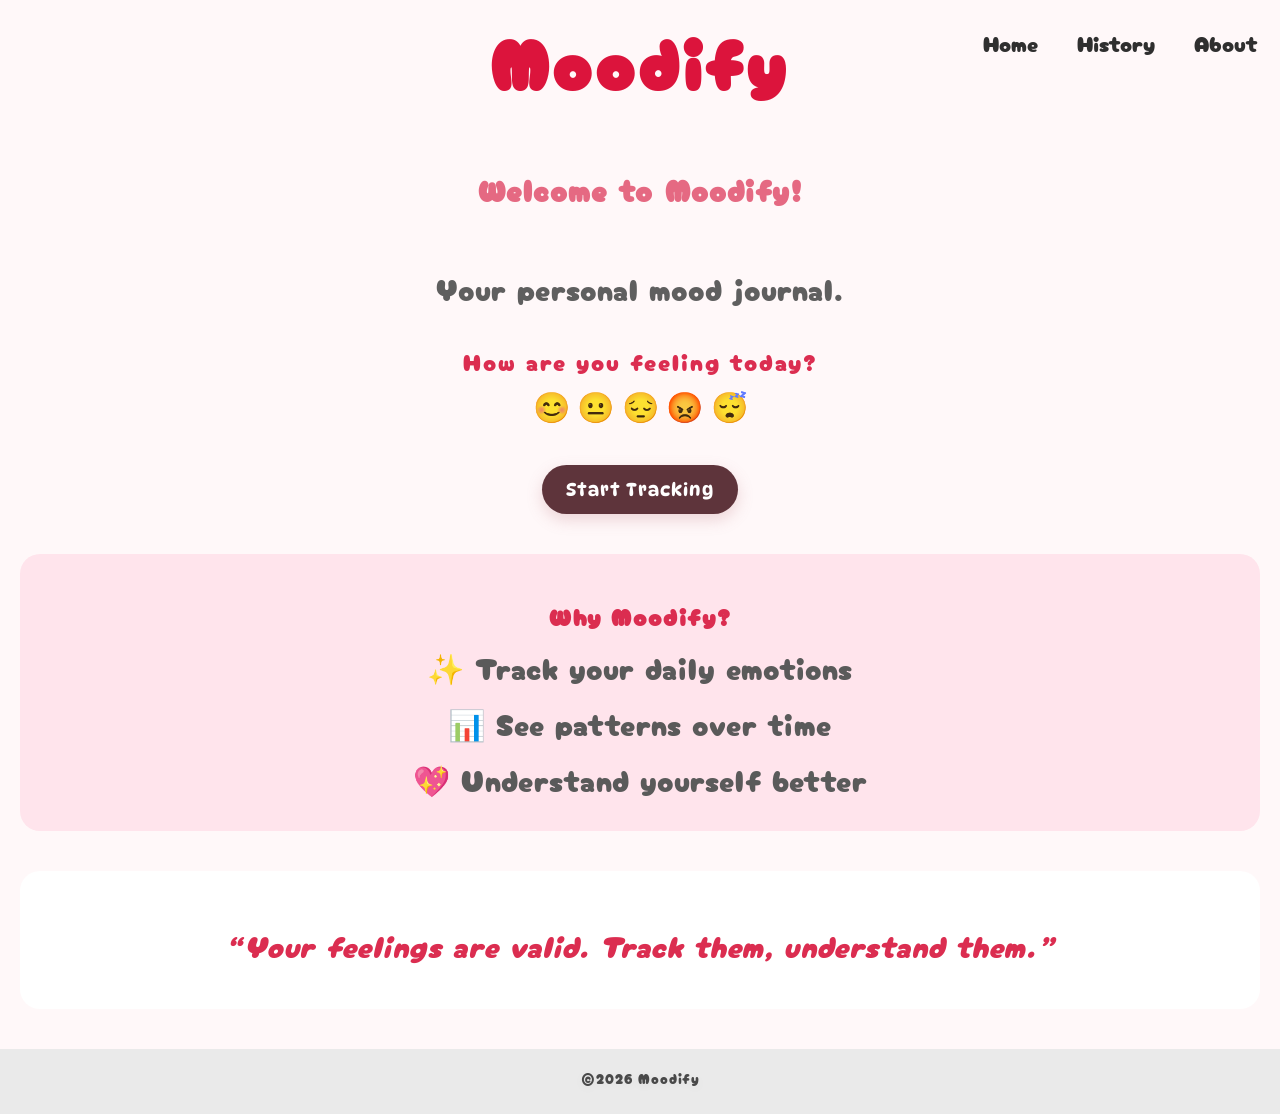
<file: index.html>
<!doctype html>
<html lang="en">
  <head>
    <meta charset="UTF-8" />
    <meta name="viewport" content="width=device-width, initial-scale=1.0" />
    <title>Moodify</title>
    <link rel="stylesheet" href="./style.css" />
    <link rel="preconnect" href="https://fonts.googleapis.com" />
    <link rel="preconnect" href="https://fonts.gstatic.com" crossorigin />
    <link
      href="https://fonts.googleapis.com/css2?family=Cherry+Bomb+One&family=DynaPuff:wght@400..700&display=swap"
      rel="stylesheet"
    />
  </head>

  <body>
    <header class="header">
      <a href="./index.html" class="brand-link">
        <h1 class="brand">Moodify</h1>
      </a>
      <!-- nav bar -->
      <nav class="navbar">
        <ul class="nav-links">
          <li><a href="./index.html">Home</a></li>
          <li><a href="./history.html">History</a></li>
          <li><a href="./about.html">About</a></li>
        </ul>
      </nav>
    </header>

    <main>
      <h2>Welcome to Moodify!</h2>
      <p>Your personal mood journal.</p>

      <!-- Introduction -->
      <section class="mood-preview">
        <p class="section-title">How are you feeling today?</p>
        <div class="moods">😊 😐 😔 😡 😴</div>
        <a href="./tracker.html" class="track-btn">Start Tracking</a>
      </section>

      <!-- Features section -->
      <section class="features">
        <h3 class="section-title">Why Moodify?</h3>
        <p>✨ Track your daily emotions</p>
        <p>📊 See patterns over time</p>
        <p>💖 Understand yourself better</p>
      </section>

      <section class="quote">
        <p>“Your feelings are valid. Track them, understand them.”</p>
      </section>
    </main>

    <footer>
      <p id="footer">©2026 Moodify</p>
    </footer>
  </body>
</html>
</file>
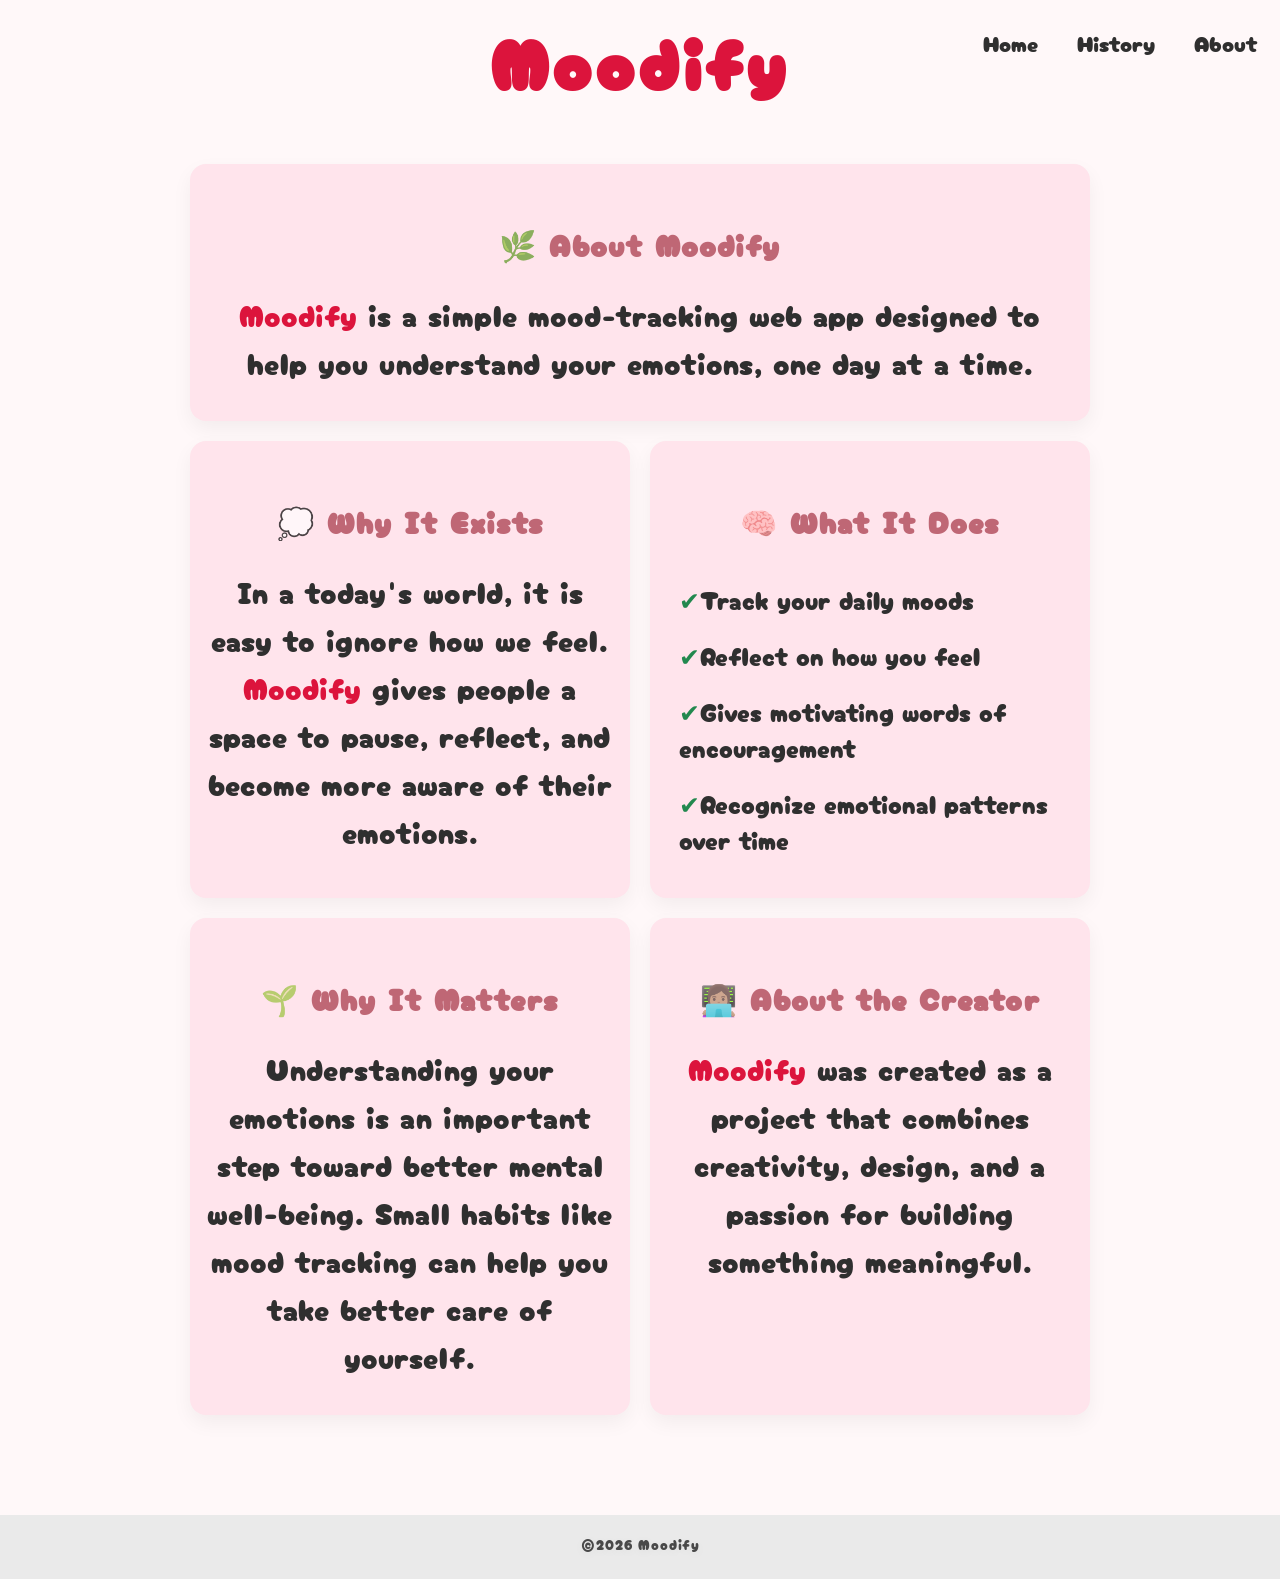
<file: about.html>
<!doctype html>
<html lang="en">
  <head>
    <meta charset="UTF-8" />
    <meta name="viewport" content="width=device-width, initial-scale=1.0" />
    <title>Moodify</title>
    <link rel="stylesheet" href="./style.css" />
    <link rel="preconnect" href="https://fonts.googleapis.com" />
    <link rel="preconnect" href="https://fonts.gstatic.com" crossorigin />
    <link
      href="https://fonts.googleapis.com/css2?family=Cherry+Bomb+One&family=DynaPuff:wght@400..700&display=swap"
      rel="stylesheet"
    />
  </head>

  <body>
    <header class="header">
      <a href="./index.html" class="brand-link">
        <h1 class="brand">Moodify</h1>
      </a>
      <!-- nav bar -->
      <nav class="navbar">
        <ul class="nav-links">
          <li><a href="./index.html">Home</a></li>
          <li><a href="./history.html">History</a></li>
          <li><a href="./about.html">About</a></li>
        </ul>
      </nav>
    </header>

    <main class="about-container">
      <section class="about-section">
        <h2>🌿 About Moodify</h2>
        <p>
          <span style="color: crimson">Moodify</span> is a simple mood-tracking
          web app designed to help you understand your emotions, one day at a
          time.
        </p>
      </section>

      <section class="about-section">
        <h2>💭 Why It Exists</h2>
        <p>
          In a today's world, it is easy to ignore how we feel.
          <span style="color: crimson">Moodify</span> gives people a space to
          pause, reflect, and become more aware of their emotions.
        </p>
      </section>

      <section class="about-section">
        <h2>🧠 What It Does</h2>
        <ul>
          <li>Track your daily moods</li>
          <li>Reflect on how you feel</li>
          <li>Gives motivating words of encouragement</li>
          <li>Recognize emotional patterns over time</li>
        </ul>
      </section>

      <section class="about-section">
        <h2>🌱 Why It Matters</h2>
        <p>
          Understanding your emotions is an important step toward better mental
          well-being. Small habits like mood tracking can help you take better
          care of yourself.
        </p>
      </section>

      <section class="about-section">
        <h2>👩🏽‍💻 About the Creator</h2>
        <p>
          <span style="color: crimson">Moodify</span> was created as a project
          that combines creativity, design, and a passion for building something
          meaningful.
        </p>
      </section>
    </main>

    <footer>
      <p id="footer">©2026 Moodify</p>
    </footer>
  </body>
</html>
</file>
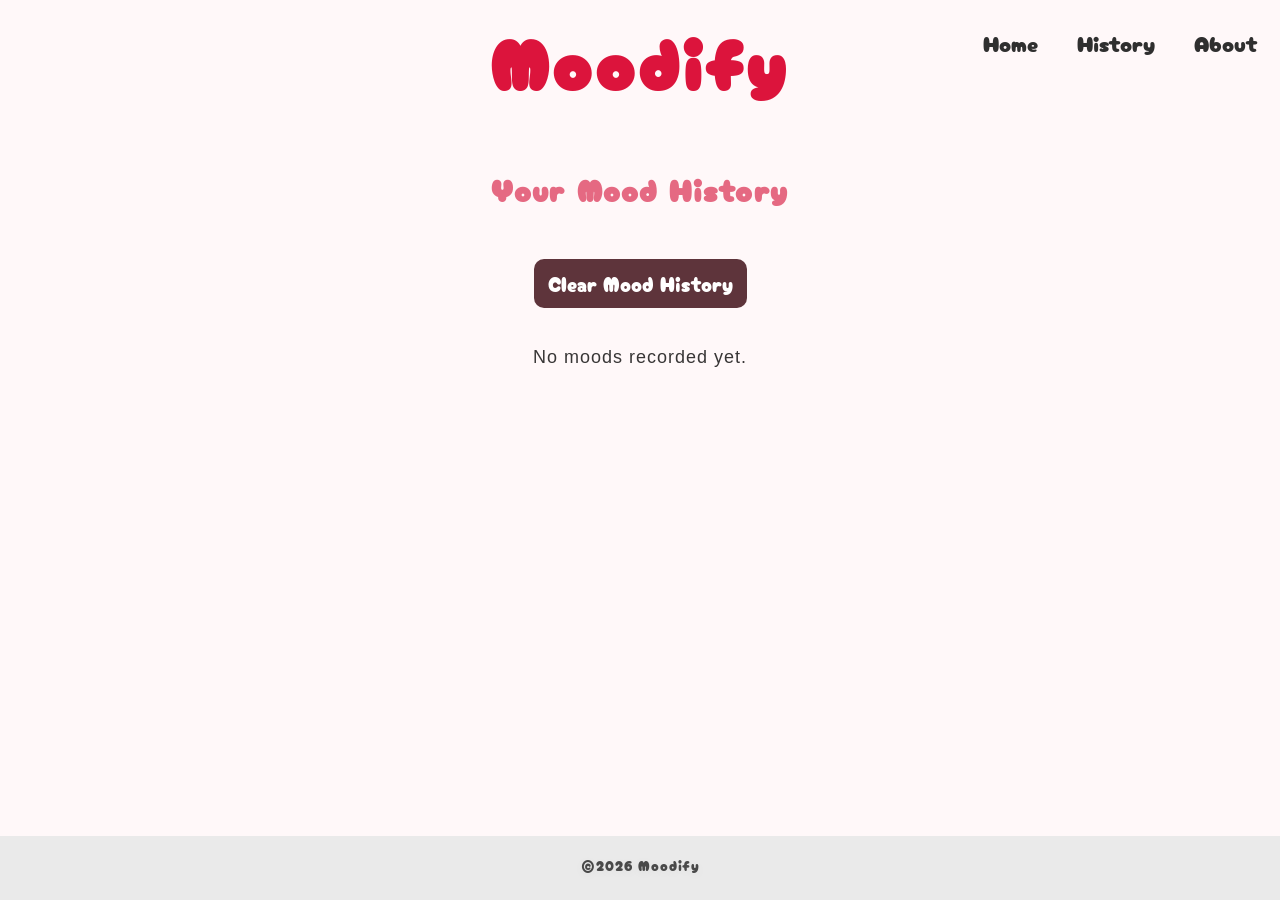
<file: history.html>
<!doctype html>
<html lang="en">
  <head>
    <meta charset="UTF-8" />
    <meta name="viewport" content="width=device-width, initial-scale=1.0" />
    <title>Moodify</title>
    <link rel="stylesheet" href="./style.css" />
    <link rel="preconnect" href="https://fonts.googleapis.com" />
    <link rel="preconnect" href="https://fonts.gstatic.com" crossorigin />
    <link
      href="https://fonts.googleapis.com/css2?family=Cherry+Bomb+One&family=DynaPuff:wght@400..700&display=swap"
      rel="stylesheet"
    />
  </head>
  <body>
    <header class="header">
      <a href="./index.html" class="brand-link">
        <h1 class="brand">Moodify</h1>
      </a>
      <!-- nav bar -->
      <nav class="navbar">
        <ul class="nav-links">
          <li><a href="./index.html">Home</a></li>
          <li><a href="./history.html">History</a></li>
          <li><a href="./about.html">About</a></li>
        </ul>
      </nav>
    </header>

    <main class="container">
      <h2>Your Mood History</h2>
      <button id="clearBtn">Clear Mood History</button>
      <div id="history-list"></div>
    </main>

    <footer>
      <p id="footer">©2026 Moodify</p>
    </footer>
    <script src="./code.js" defer></script>
  </body>
</html>
</file>
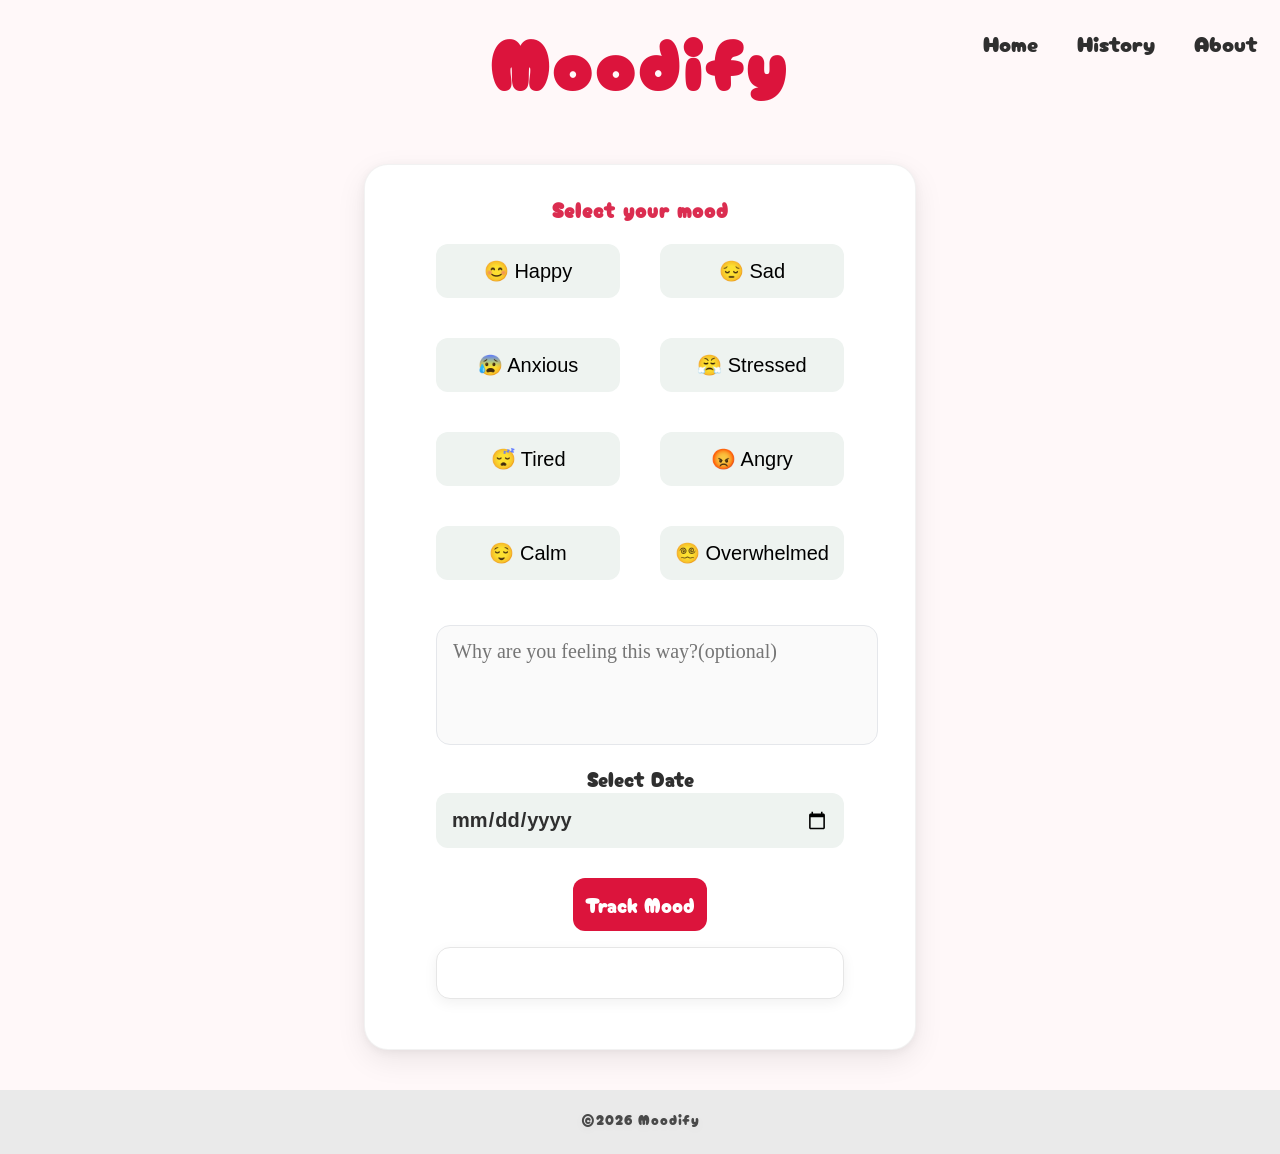
<file: tracker.html>
<!doctype html>
<html lang="en">
  <head>
    <meta charset="UTF-8" />
    <meta name="viewport" content="width=device-width, initial-scale=1.0" />
    <title>Moodify</title>
    <link rel="stylesheet" href="./style.css" />
    <link rel="preconnect" href="https://fonts.googleapis.com" />
    <link rel="preconnect" href="https://fonts.gstatic.com" crossorigin />
    <link
      href="https://fonts.googleapis.com/css2?family=Cherry+Bomb+One&family=DynaPuff:wght@400..700&display=swap"
      rel="stylesheet"
    />
  </head>

  <body class="track-page">
    <header class="header">
      <a href="./index.html" class="brand-link">
        <h1 class="brand">Moodify</h1>
      </a>
      <!-- nav bar -->
      <nav class="navbar">
        <ul class="nav-links">
          <li><a href="./index.html">Home</a></li>
          <li><a href="./history.html">History</a></li>
          <li><a href="./about.html">About</a></li>
        </ul>
      </nav>
    </header>

    <main>
      <div class="container">
        <h4>Select your mood</h4>
        <form id="mood-form">
          <!-- Mood Selection -->
          <section class="mood-section">
            <div class="mood-grid">
              <label>
                <input type="radio" name="mood" value="Happy" />
                <span>😊 Happy</span>
              </label>

              <label>
                <input type="radio" name="mood" value="Sad" />
                <span>😔 Sad</span>
              </label>

              <label>
                <input type="radio" name="mood" value="Anxious" />
                <span>😰 Anxious</span>
              </label>

              <label>
                <input type="radio" name="mood" value="Stressed" />
                <span>😤 Stressed</span>
              </label>

              <label>
                <input type="radio" name="mood" value="Tired" />
                <span>😴 Tired</span>
              </label>

              <label>
                <input type="radio" name="mood" value="Angry" />
                <span>😡 Angry</span>
              </label>

              <label>
                <input type="radio" name="mood" value="Calm" />
                <span>😌 Calm</span>
              </label>

              <label>
                <input type="radio" name="mood" value="Overwhelmed" />
                <span>😵‍💫 Overwhelmed</span>
              </label>
            </div>
          </section>

          <section>
            <textarea
              id="note"
              placeholder="Why are you feeling this way?(optional)"
            ></textarea>
          </section>

          <!-- Date -->
          <section class="date-section">
            <label for="date">Select Date</label>
            <input type="date" id="date" required />
          </section>

          <!-- Button -->
          <button type="button" id="saveBtn">Track Mood</button>
          <p id="message"></p>
        </form>
      </div>
    </main>

    <footer>
      <p id="footer">©2026 Moodify</p>
    </footer>

    <script src="./code.js" defer></script>
  </body>
</html>
</file>
<file: style.css>
/* HOME PAGE */
body {
  margin: 0;
  background-color: #fff8f9;
  min-height: 100vh;
  display: flex;
  flex-direction: column;
}

.header {
  position: relative;
  padding: 10px;
  margin-bottom: 40px;
}

/* Moodify */
.brand {
  position: absolute;
  left: 50%;
  transform: translateX(-50%);
  margin: 0;
  font-family: "Cherry Bomb One", system-ui;
  font-size: 70px;
  color: crimson;
  letter-spacing: 5px;
}

.brand-link {
  text-decoration: none;
}

.navbar {
  display: flex;
  justify-content: flex-end;
}

.nav-links {
  display: flex;
  gap: 15px;
  list-style: none;
  padding: 0;
}

.nav-links a {
  text-decoration: none;
  font-family: "Cherry Bomb One", system-ui;
  color: #2f2f2f;
  font-size: 22px;
  padding: 6px 12px;
  border-radius: 10px;
  transition: 0.3s;
}

.nav-links a:hover {
  background-color: #f2f2f2;
  color: #a53344;
}

h2 {
  text-align: center;
  font-family: "Cherry Bomb One", system-ui;
  font-size: 30px;
  color: rgb(219, 45, 80);
  opacity: 0.7;
  letter-spacing: 2px;
  line-height: 3;
  margin-top: 20px;
}

p {
  text-align: center;
  font-family: "Cherry Bomb One", system-ui;
  font-size: 30px;
  color: #5f5f5f;
  letter-spacing: 1px;
  line-height: 1.6;
  margin-bottom: 20px;
}

.mood-preview {
  text-align: center;
  margin: 30px 0;
}

.moods {
  font-size: 30px;
  display: flex;
  justify-content: center;
  gap: 15px;
}

.features {
  background-color: #ffe4ec;
  padding: 20px;
  border-radius: 20px;
  margin: 30px 20px;
  text-align: center;
}

.features p {
  margin: 8px 0;
  color: #5a5a5a;
}

.section-title {
  font-family: "Cherry Bomb One", system-ui;
  color: rgb(219, 45, 80);
  font-size: 24px;
  letter-spacing: 2px;
  margin-bottom: 10px;
}

.quote {
  margin: 40px 20px;
  padding: 20px;
  text-align: center;
  font-family: "DynaPuff", system-ui;
  background-color: #ffffff;
  border-radius: 20px;
  color: #b76e79;
  font-style: italic;
}

.quote p {
  color: rgb(219, 45, 80);
}

.track-btn {
  display: block;
  width: fit-content;
  margin: 40px auto;
  background-color: #5e343b;
  color: #ffffff;
  font-family: "DynaPuff", system-ui;
  font-weight: 500;
  text-decoration: none;
  box-shadow: 0 6px 15px rgba(183, 110, 121, 0.25);
  letter-spacing: 1px;
  transition: all 0.3s ease;
  padding: 14px 24px;
  border-radius: 30px;
  font-size: 18px;
}

.track-btn:hover {
  background-color: #a35d68;
  transform: translateY(-2px);
  box-shadow: 0 10px 20px rgba(163, 93, 104, 0.3);
}

.track-btn:active {
  background-color: #8e4f59;
}

footer {
  margin-top: auto;
  padding: 4px 0;
  background-color: #eaeaea;
  line-height: 1.6;
}

#footer {
  font-size: 14px;
  text-shadow: 0 2px 10px rgba(0, 0, 0, 0.05);
  color: #494949;
}

/* TRACKING PAGE */
.track-page {
  display: flex;
  justify-content: center;
}

.track-page .container {
  background: #ffffff;
  padding: 30px 25px;
  margin: 0 auto;
  margin-bottom: 40px;
  margin-top: 40px;
  border-radius: 24px;
  box-shadow:
    0 10px 30px rgba(0, 0, 0, 0.08),
    0 2px 10px rgba(0, 0, 0, 0.05);
  width: 100%;
  max-width: 500px;
  text-align: center;
  display: flex;
  justify-content: center;
  flex-direction: column;
  align-items: center;
  border: 1px solid rgba(0, 0, 0, 0.05);
}

.track-page h4 {
  font-size: 20px;
  margin-top: 0px;
  margin-bottom: 20px;
  font-family: "Cherry Bomb One", system-ui;
  letter-spacing: 1px;
  color: rgb(219, 45, 80);
}

.mood-grid {
  display: grid;
  grid-template-columns: 1fr 1fr;
  gap: 40px;
  margin-bottom: 30px;
}

.mood-grid input {
  display: none;
}

.mood-grid span {
  display: block;
  padding: 15px;
  border-radius: 12px;
  background: #eef3f0;
  cursor: pointer;
  transition: 0.3s;
  font-size: 20px;
  font-family: "Gill Sans", "Gill Sans MT", Calibri, "Trebuchet MS", sans-serif;
}

.mood-grid span:hover {
  background: #a35d68;
}

.mood-grid input:checked + span {
  background: #e75480;
  color: white;
}

#note {
  width: 100%;
  margin-top: 15px;
  margin-bottom: 15px;
  padding: 14px 16px;
  border-radius: 14px;
  border: 1px solid #e5e7eb;
  font-size: 20px;
  font-family: inherit;
  background: #fafafa;
  color: #e5e7eb;
  resize: none;
  min-height: 90px;
  outline: none;
  transition: all 0.2s ease;
}

#note:hover {
  background: #8e4f59;
  cursor: pointer;
}

#note:active {
  background-color: #a53344;
}

.date-section {
  margin-bottom: 20px;
  text-align: left;
}

.date-section label {
  font-size: 20px;
  color: #2f2f2f;
  font-family: "Cherry Bomb One", system-ui;
  display: block;
  text-align: center;
}

.date-section input {
  width: 100%;
  padding: 15px;
  border-radius: 12px;
  border: none;
  background: #eef3f0;
  font-size: 20px;
  font-weight: bold;
  color: #2f2f2f;
  transition: 0.2s;
  box-sizing: border-box;
  font-family: "Gill Sans", "Gill Sans MT", Calibri, "Trebuchet MS", sans-serif;
}

.date-section input:hover {
  background: #a35d68;
}

.date-section input:focus {
  outline: none;
  background: #e75480;
  box-shadow: 0 0 0 2px #9db5a3;
}
#message {
  margin-top: 15px;
  font-size: 14px;
  color: #333;
}

button {
  width: fit-content;
  padding: 12px;
  border-radius: 12px;
  border: none;
  background: crimson;
  color: white;
  font-size: 20px;
  font-weight: 500;
  cursor: pointer;
  transition: 0.3s;
  margin-top: 10px;
  font-family: "Cherry Bomb One", system-ui;
}

button:hover {
  background: rgb(165, 15, 45);
  transform: translateY(-1px);
}

button:active {
  transform: translateY(0px);
  background-color: rgb(143, 11, 38);
}

button:focus {
  outline: none;
  box-shadow: 0 0 0 3px #e75480;
}

/* ABOUT PAGE */
.about-container {
  max-width: 900px;
  margin: 100px auto;
  padding: 0 20px;
  margin-top: 40px;
  display: grid;
  grid-template-columns: 1fr 1fr;
  gap: 20px;
}

.about-section {
  background: #ffe4ec;
  padding: 15px;
  border-radius: 16px;
  box-shadow: 0 8px 20px rgba(0, 0, 0, 0.05);
}
.about-section:first-child {
  grid-column: span 2;
}

.about-section h2 {
  margin-bottom: 1px;
  color: #a53344;
}

.about-section p,
.about-section li {
  color: #2f2f2f;
  margin-top: 0;
}

.about-section ul {
  list-style: none;
  padding: 0;
  margin-top: 5px;
}

.about-section li {
  padding: 10px 14px;
  font-family: "Cherry Bomb One", system-ui;
  font-size: 25px;
}

.about-section li::before {
  content: "✔";
  color: #22884e;
  font-size: 25px;
  top: 2px;
}

#message {
  margin-top: 16px;
  padding: 15px 16px;
  border-radius: 14px;
  font-size: 20px;
  text-align: center;
  background: #ffffff;
  color: #2f2f2f;
  border: 1px solid #e6e6e6;
  box-shadow: 0 4px 14px rgba(0, 0, 0, 0.06);
  min-height: 20px;
  transition: all 0.5s ease;
}

/* HISTORY PAGE */
.history-page .container {
  max-width: 600px;
  margin: 40px auto;
  padding: 20px;
}

#history-list {
  display: flex;
  flex-direction: column;
  gap: 15px;
  margin: 30px;
}

#history-list div {
  background: white;
  padding: 14px 16px;
  border-radius: 14px;
  border: 1px solid #eee;
  box-shadow: 0 6px 18px rgba(0, 0, 0, 0.05);
  transition: transform 0.2s ease;
}

#history-list h3 {
  margin: 0;
  font-size: 25px;
  color: #3a3a3a;
  letter-spacing: 1px;
  font-family: "Cherry Bomb One", system-ui;
}

#history-list p {
  margin: 5px 0;
  color: #383636;
  font-size: 18px;
  font-family: "Gill Sans", "Gill Sans MT", Calibri, "Trebuchet MS", sans-serif;
}

#history-list small {
  color: #999;
  font-size: 20px;
}

#clearBtn {
  padding: 10px 14px;
  border: none;
  border-radius: 10px;
  background: #5e343b;
  color: white;
  cursor: pointer;
  transition: 0.2s;
  display: block;
  margin: 15px auto;
}

#clearBtn:hover {
  background: #a35d68;
}

/* MEDIA QUERY */
@media (max-width: 768px) {
  .header {
    display: flex;
    flex-direction: column;
    align-items: center;
    gap: 10px;
  }

  .brand {
    position: static;
    transform: none;
    font-size: 40px;
  }

  .navbar {
    justify-content: center;
    width: 100%;
  }

  .nav-links {
    justify-content: center;
    flex-wrap: wrap;
  }
}
</file>
